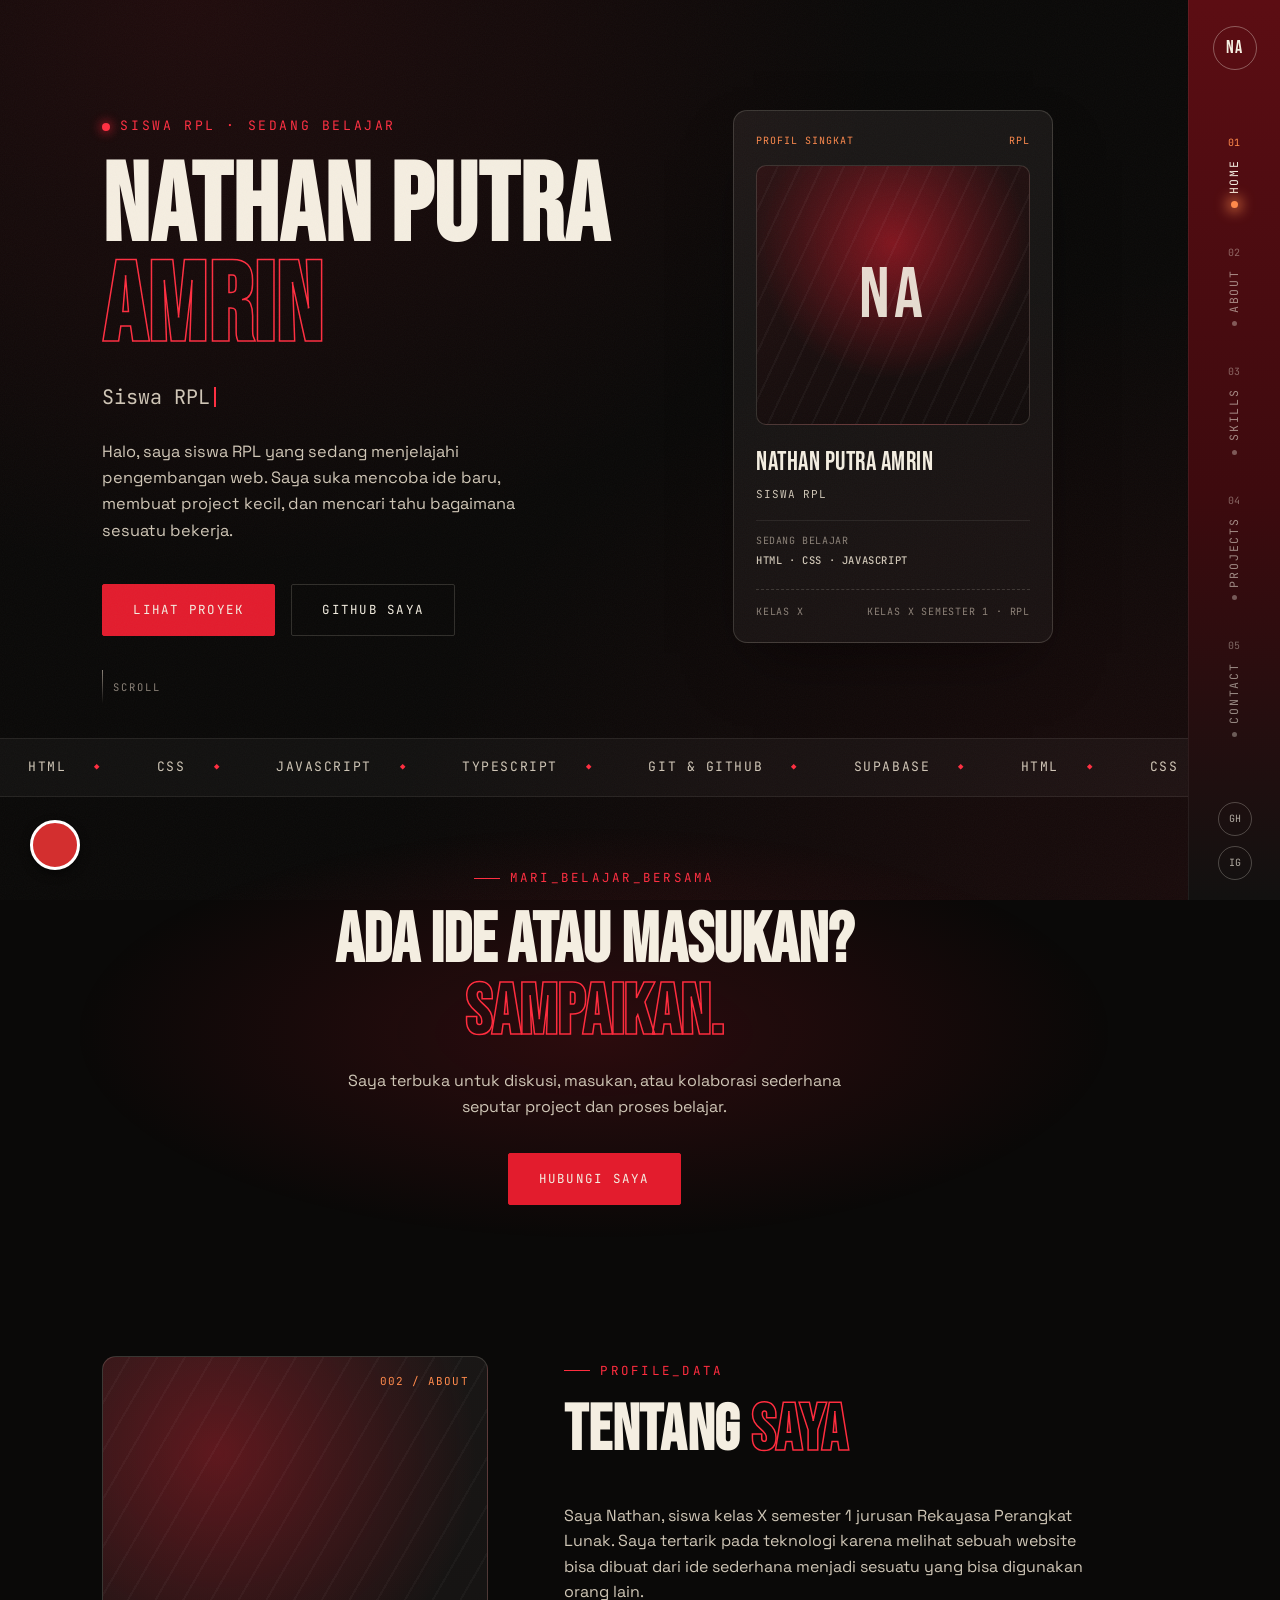
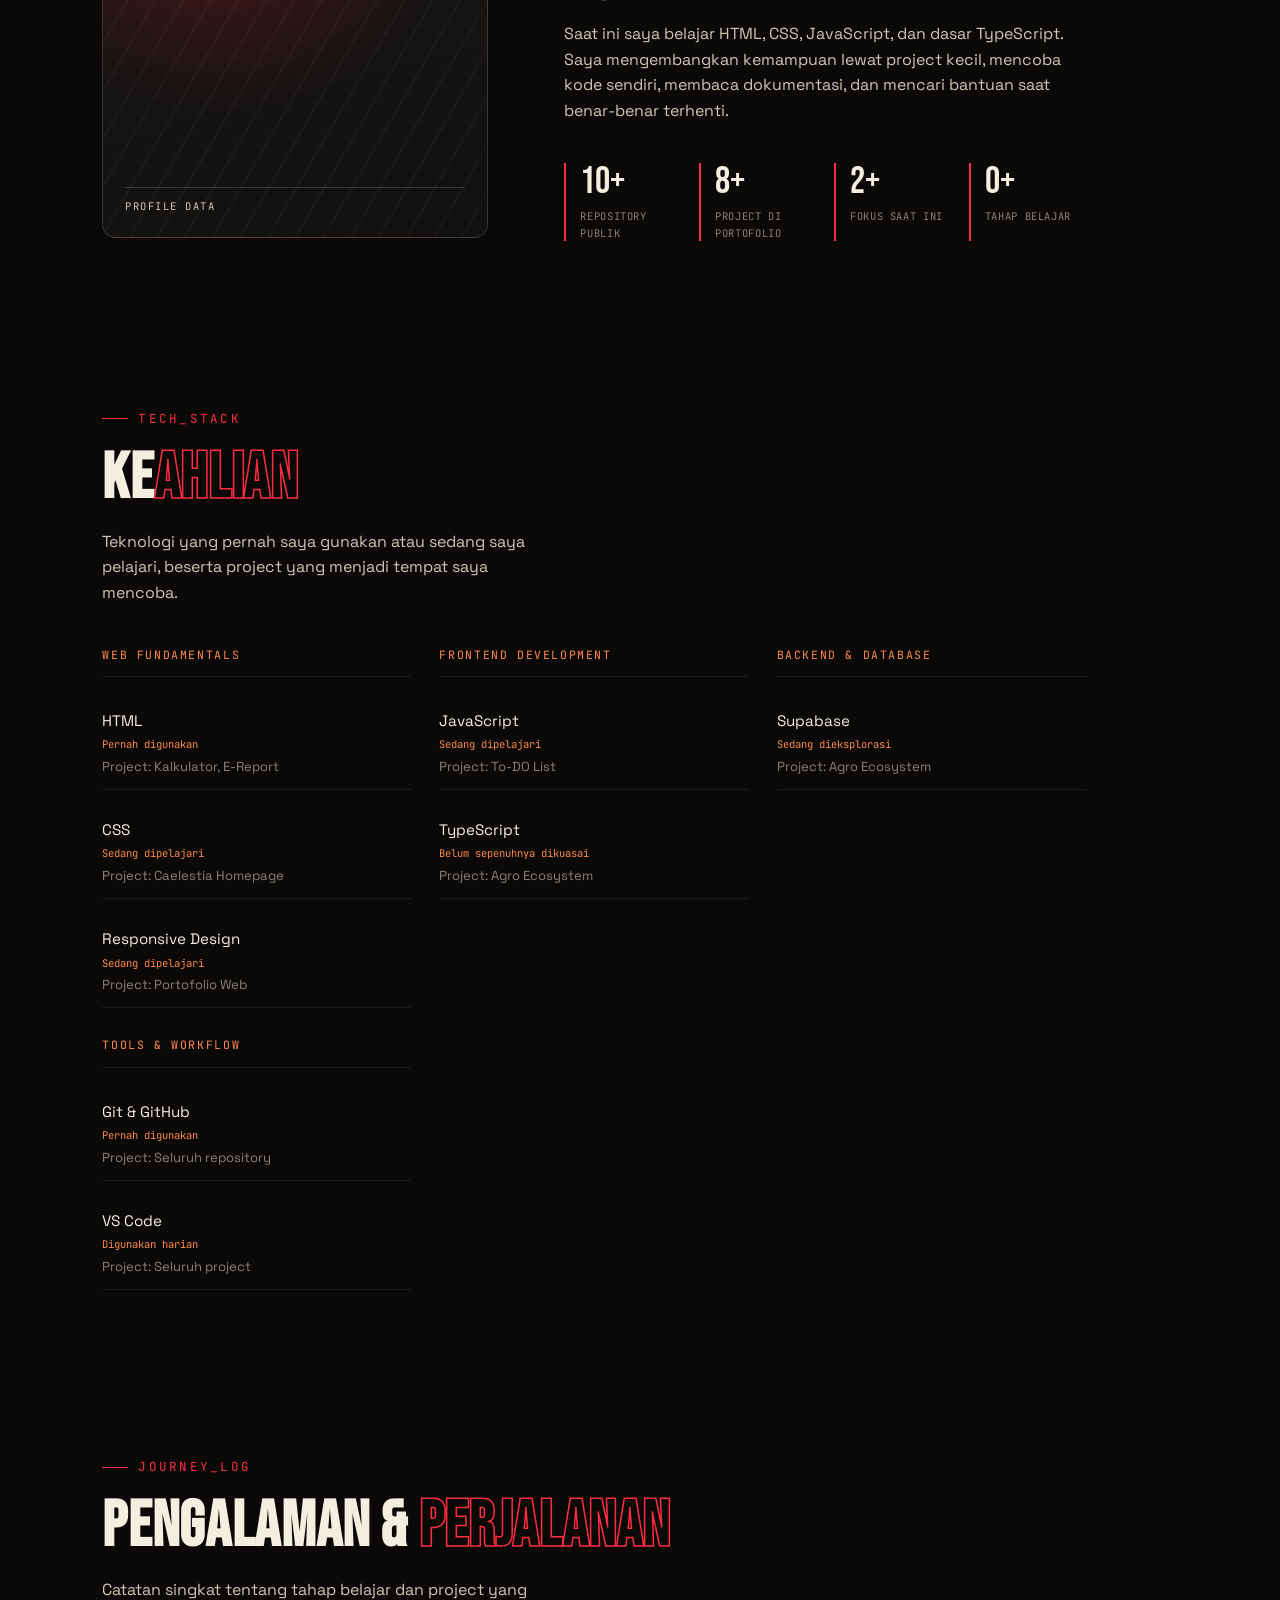
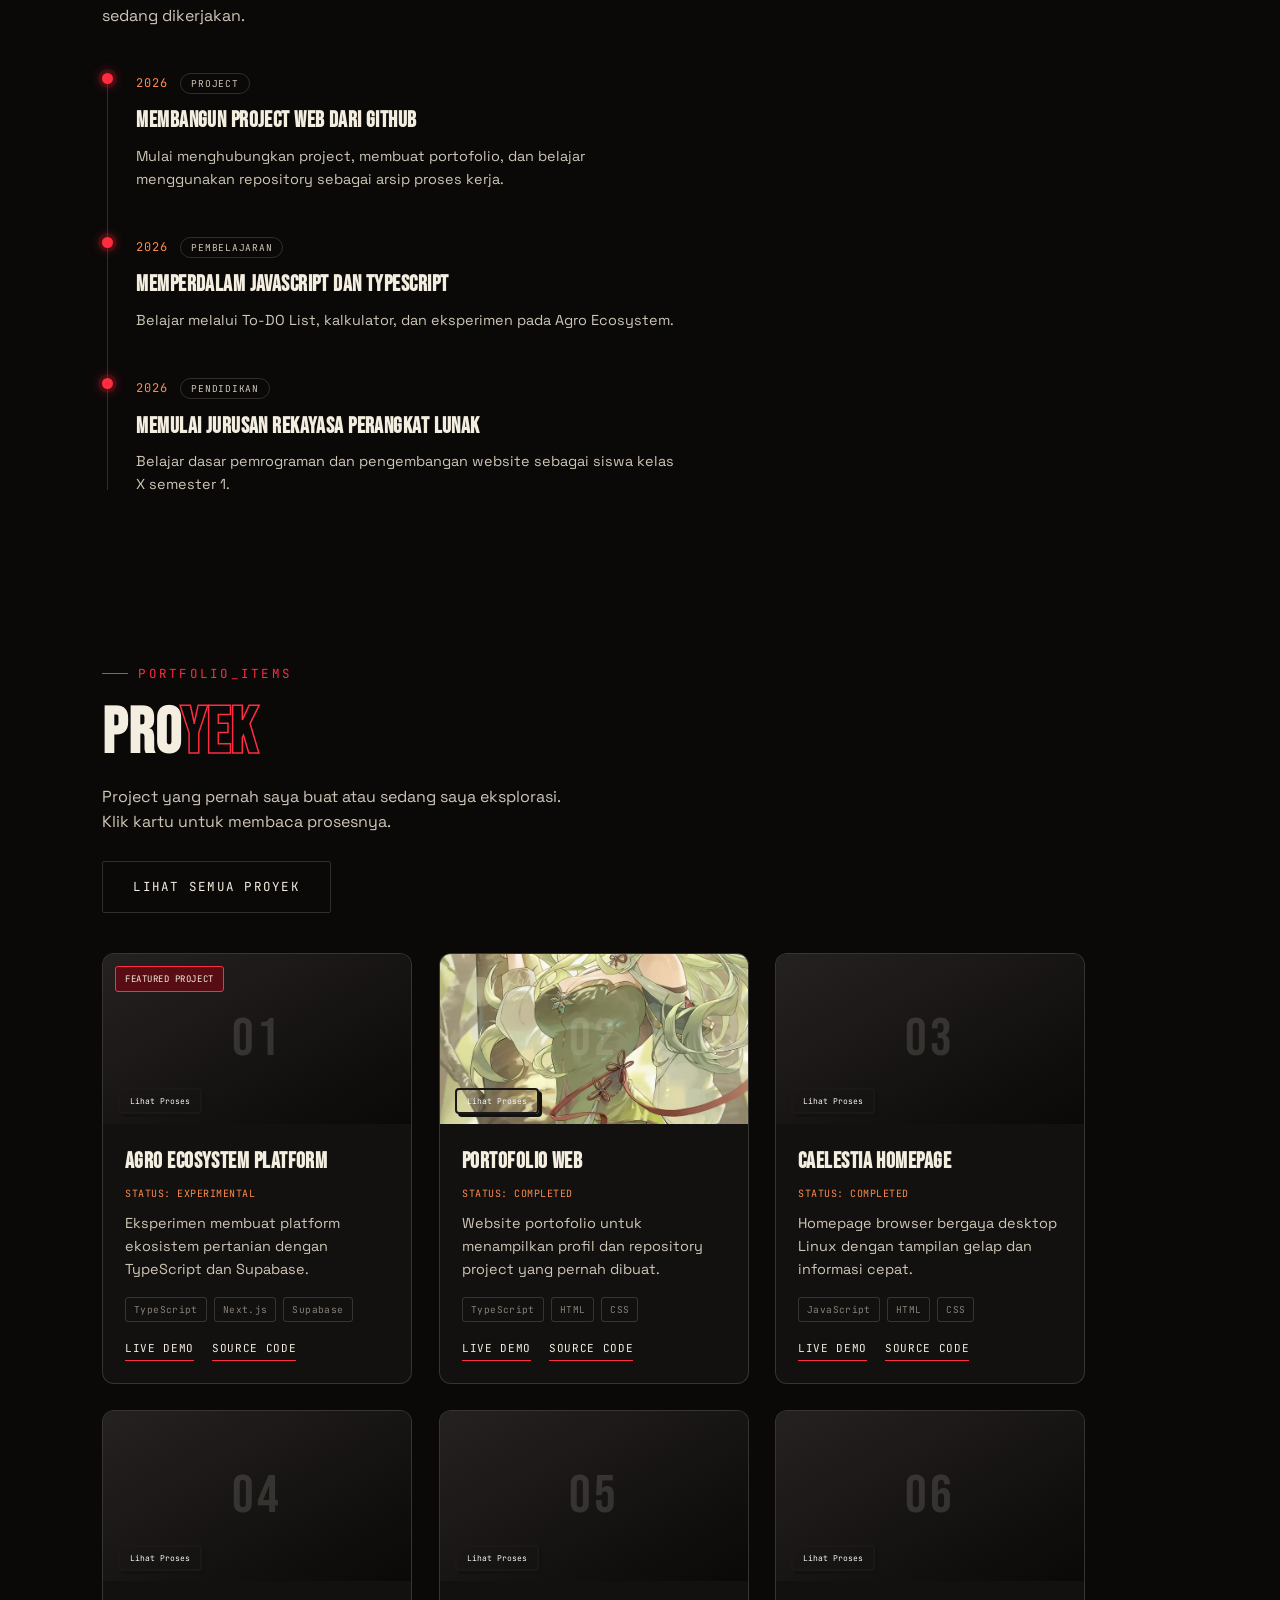
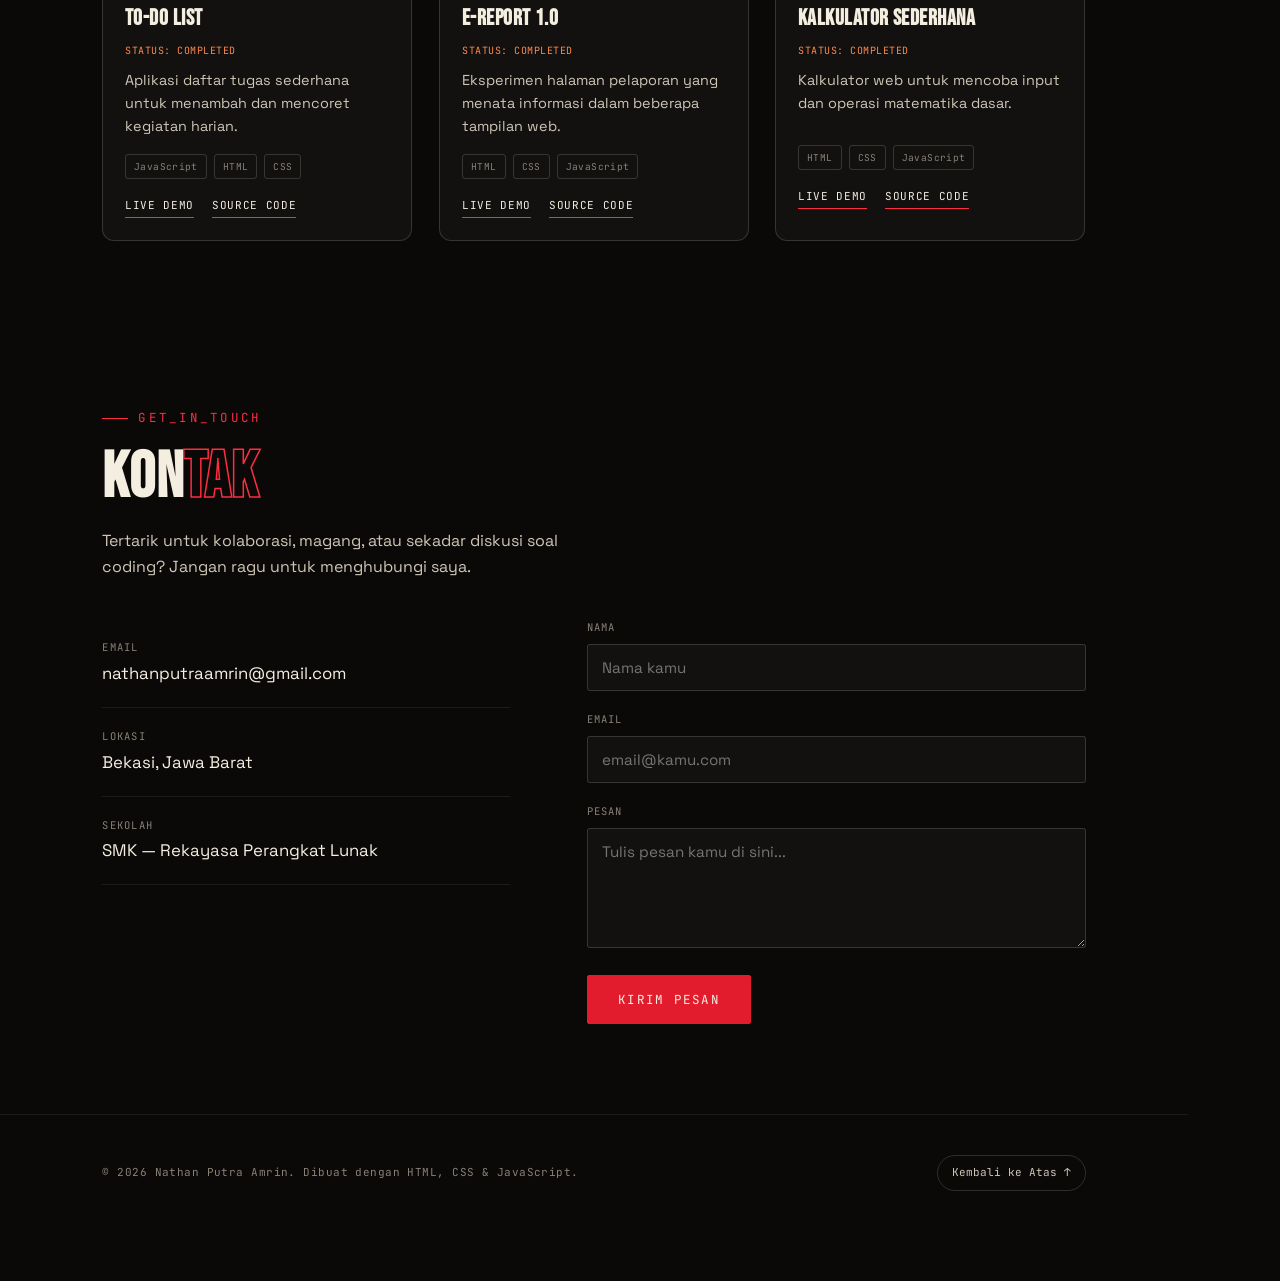
<file: index.html>
<!DOCTYPE html>
<html lang="id">
<head>
<meta charset="UTF-8">
<meta name="viewport" content="width=device-width, initial-scale=1.0">
<meta name="theme-color" content="#0a0908">
<title>Nathan Putra Amrin — Portofolio</title>
<meta name="description" content="Portofolio pribadi siswa Rekayasa Perangkat Lunak — proyek, keahlian, dan kontak.">
<link rel="preconnect" href="https://fonts.googleapis.com">
<link rel="preconnect" href="https://fonts.gstatic.com" crossorigin>
<link href="https://fonts.googleapis.com/css2?family=Bebas+Neue&family=Space+Grotesk:wght@300;400;500;600;700&family=JetBrains+Mono:wght@400;500;600;700&display=swap" rel="stylesheet">
<link rel="stylesheet" href="assets/style.css">
</head>
<body>

<div class="preloader" id="preloader">
  <div class="preloader-mark">NA<span>.</span>DEV</div>
  <div class="preloader-bar"><i></i></div>
</div>

<div class="grain"></div>
<div class="ember-layer" id="emberLayer"></div>

<!-- ============================================================
     SIDE NAV — Menu navigasi samping
     ============================================================ -->
<nav class="side-nav" id="sideNav" aria-label="Navigasi utama">
  <div class="nav-mark" id="navMark">NA</div>
  <ul class="nav-list">
    <li><a href="#home" class="nav-link active" data-sec="home"><span class="idx">01</span><span class="label">Home</span><span class="dot"></span></a></li>
    <li><a href="#about" class="nav-link" data-sec="about"><span class="idx">02</span><span class="label">About</span><span class="dot"></span></a></li>
    <li><a href="#skills" class="nav-link" data-sec="skills"><span class="idx">03</span><span class="label">Skills</span><span class="dot"></span></a></li>
    <li><a href="#projects" class="nav-link" data-sec="projects"><span class="idx">04</span><span class="label">Projects</span><span class="dot"></span></a></li>
    <li><a href="#contact" class="nav-link" data-sec="contact"><span class="idx">05</span><span class="label">Contact</span><span class="dot"></span></a></li>
  </ul>
  <div class="nav-social">
    <a id="navGithub" href="https://github.com/Nathan10-pro" target="_blank" rel="noopener" aria-label="GitHub">GH</a>
    <a id="navInstagram" href="https://www.instagram.com/nathan.mymy/" target="_blank" rel="noopener" aria-label="Instagram">IG</a>
  </div>
</nav>

<main>

  <!-- ============================================================
       HERO — Area utama & Tampilan Profil
       ============================================================ -->
  <section class="hero" id="home">
    <!-- Elemen Visual Tema OP TCG -->
    <div class="hero-brush"></div>
    <div class="comic-text top-right">STARTING TODAY...</div>

    <div class="hero-grid">
      <div>
        <p class="hero-eyebrow" id="heroEyebrow">Siswa RPL · Sedang Belajar</p>
        <h1 class="hero-name" id="heroName">NATHAN<br><span class="stroke">PUTRA AMRIN</span></h1>
        <p class="hero-role"><span id="typedRole">Siswa RPL</span><span class="cursor"></span></p>
        <p class="hero-desc" id="heroDesc">Saya sedang menjelajahi pengembangan web lewat project kecil, eksperimen, dan proses belajar yang terus berjalan.</p>
        <div class="hero-cta">
          <a href="#projects" class="btn btn-primary"><span class="shine"></span>Lihat Proyek</a>
          <a href="#" id="cvBtn" class="btn btn-ghost"><span class="shine"></span>Unduh CV</a>
        </div>
      </div>

      <div class="hero-card-wrap">
        <div class="hero-card tilt" id="heroCard">
          <div class="card-tag"><span>Profil Singkat</span><span>RPL</span></div>
          <div class="card-avatar"><span class="initials" id="cardInitials">NA</span></div>
          <div class="card-name" id="cardName">Nathan Putra Amrin</div>
          <div class="card-role" id="cardRole">Front-End Developer</div>
          <div class="card-learning">
            <span>Sedang belajar</span>
            <strong>HTML · CSS · JavaScript</strong>
          </div>
          <div class="card-footer"><span id="cardLevel">Kelas X</span><span id="cardKelas">Semester 1 · RPL</span></div>
        </div>
      </div>
    </div>

    <!-- Elemen Teks Komik Bawah Hero -->
    <div class="comic-text bottom-left">WE'RE BROTHERS!!</div>
    <div class="scroll-cue"><span class="line"></span>Scroll</div>
  </section>

  <!-- Tech Ticker -->
  <div class="ticker" aria-hidden="true">
    <div class="ticker-track" id="tickerTrack">
    </div>
  </div>

  <!-- ============================================================
       CTA BANNER
       ============================================================ -->
  <section class="cta-banner">
    <div class="cta-inner reveal">
      <p class="section-label" style="justify-content:center;">Mari_Belajar_Bersama</p>
      <h2 class="cta-title">Ada Ide atau Masukan? <em>Sampaikan.</em></h2>
      <p class="cta-sub">Saya terbuka untuk diskusi, masukan, atau kolaborasi sederhana seputar project dan proses belajar.</p>
      <div class="hero-cta">
        <a href="#contact" class="btn btn-primary"><span class="shine"></span>Hubungi Saya</a>
      </div>
    </div>
  </section>

  <!-- ============================================================
       ABOUT
       ============================================================ -->
  <section id="about">
    <div class="about-grid">
      <div class="about-portrait reveal">
        <span class="big-mono">002 / ABOUT</span>
        <div class="frame-label">Profile Data</div>
      </div>
      <div>
        <div class="section-head reveal">
          <p class="section-label">Profile_Data</p>
          <h2 class="section-title">Tentang <em>Saya</em></h2>
        </div>
        <div class="about-text reveal reveal-delay-1">
          <p id="aboutP1">Memuat...</p>
          <p id="aboutP2"></p>
        </div>
        <div class="stats-grid" id="statsGrid"></div>
      </div>
    </div>
  </section>

  <!-- ============================================================
       SKILLS
       ============================================================ -->
  <section id="skills">
    <div class="section-head reveal">
      <p class="section-label">Tech_Stack</p>
      <h2 class="section-title">Ke<em>ahlian</em></h2>
      <p class="section-sub">Teknologi yang pernah saya gunakan atau sedang saya pelajari, beserta project yang menjadi tempat saya mencoba.</p>
    </div>
    <div class="skills-groups" id="skillsGroups"></div>
  </section>

  <!-- ============================================================
       TIMELINE — Pengalaman & Perjalanan
       ============================================================ -->
  <section id="timeline">
    <div class="section-head reveal">
      <p class="section-label">Journey_Log</p>
      <h2 class="section-title">Pengalaman &amp; <em>Perjalanan</em></h2>
      <p class="section-sub">Catatan singkat tentang tahap belajar dan project yang sedang dikerjakan.</p>
    </div>
    <div class="timeline-wrap" id="timelineList"></div>
  </section>

  <!-- ============================================================
       PROJECTS
       ============================================================ -->
  <section id="projects">
    <div class="section-head reveal">
      <p class="section-label">Portfolio_Items</p>
      <h2 class="section-title">Pro<em>yek</em></h2>
      <p class="section-sub">Project yang pernah saya buat atau sedang saya eksplorasi. Klik kartu untuk membaca prosesnya.</p>
      <a href="proyek.html" class="btn btn-ghost" style="margin-top:26px;"><span class="shine"></span>Lihat Semua Proyek</a>
    </div>

    <div class="project-grid" id="projectGrid"></div>
  </section>

  <!-- ============================================================
       PROJECT DETAIL MODAL
       ============================================================ -->
  <div class="modal-overlay" id="projectModal" aria-hidden="true">
    <div class="modal-box" role="dialog" aria-modal="true" aria-labelledby="modalTitle">
      <button class="modal-close" id="modalClose" aria-label="Tutup">✕</button>
      <div class="modal-banner">
        <p class="modal-eyebrow">Project Introduction</p>
        <h3 class="modal-heading">Detail Proyek</h3>
      </div>
      <div class="modal-body">
        <div class="modal-thumbs" id="modalThumbs"></div>
        <div class="modal-display" id="modalDisplay">
          <span class="glyph" id="modalGlyph"></span>
          <button class="modal-zoom" id="modalZoom" aria-label="Perbesar">🔍</button>
        </div>
        <div class="modal-info">
          <p class="m-category" id="modalCategory">Web Application</p>
          <h4 class="m-title" id="modalTitle"></h4>
          <p class="m-desc" id="modalDesc"></p>
          <div class="project-tags" id="modalTags"></div>
          <div class="project-links" id="modalLinks"></div>
        </div>
      </div>
      <div class="modal-combos">
        <p class="combos-label">Fitur Utama</p>
        <div class="combo-grid" id="modalCombos"></div>
      </div>
      <div class="modal-nav">
        <button class="nav-arrow" id="modalPrev" aria-label="Proyek sebelumnya">‹</button>
        <span class="nav-counter" id="modalCounter">1 / 6</span>
        <button class="nav-arrow" id="modalNext" aria-label="Proyek berikutnya">›</button>
      </div>
    </div>
  </div>

  <!-- ============================================================
       CONTACT
       ============================================================ -->
  <section id="contact">
    <div class="section-head reveal">
      <p class="section-label">Get_In_Touch</p>
      <h2 class="section-title">Kon<em>tak</em></h2>
      <p class="section-sub">Tertarik untuk kolaborasi, magang, atau sekadar diskusi soal coding? Jangan ragu untuk menghubungi saya.</p>
    </div>

    <div class="contact-grid">
      <div class="reveal reveal-delay-1">
        <div class="contact-info-item">
          <span class="k">Email</span>
          <a class="v" id="contactEmail" href="#"></a>
        </div>
        <div class="contact-info-item">
          <span class="k">WhatsApp</span>
          <a class="v" id="contactWhatsapp" href="#" target="_blank" rel="noopener"></a>
        </div>
        <div class="contact-info-item">
          <span class="k">Lokasi</span>
          <span class="v" id="contactLocation"></span>
        </div>
        <div class="contact-info-item">
          <span class="k">Sekolah</span>
          <span class="v" id="contactSchool"></span>
        </div>
      </div>

      <form class="reveal reveal-delay-2" id="contactForm">
        <div class="form-row">
          <label for="fname">Nama</label>
          <input type="text" id="fname" name="name" placeholder="Nama kamu" required>
        </div>
        <div class="form-row">
          <label for="femail">Email</label>
          <input type="email" id="femail" name="email" placeholder="email@kamu.com" required>
        </div>
        <div class="form-row">
          <label for="fmsg">Pesan</label>
          <textarea id="fmsg" name="message" placeholder="Tulis pesan kamu di sini..." required></textarea>
        </div>
        <button type="submit" class="btn btn-primary"><span class="shine"></span>Kirim Pesan</button>
        <p id="formNote" class="form-note" aria-live="polite"></p>
      </form>
    </div>
  </section>

  <footer>
    <p>© <span id="year"></span> <span id="footerName">Nathan Putra Amrin</span>. Dibuat dengan HTML, CSS &amp; JavaScript.</p>
    <a href="#home" class="footer-top">Kembali ke Atas ↑</a>
  </footer>

</main>

<!-- ============================================================
     TOMBOL SWITCH TEMA (Letak di Luar <main>, Sebelum Script)
     ============================================================ -->
<button class="theme-switch-btn" id="themeSwitchBtn" title="Ganti Tema"></button>

<!-- ============================================================
     SCRIPT JAVASCRIPT
     ============================================================ -->
<script src="assets/site-data.js"></script>
<script src="assets/projects-ui.js"></script>
<script src="assets/main.js"></script>
</body>
</html>
</file>
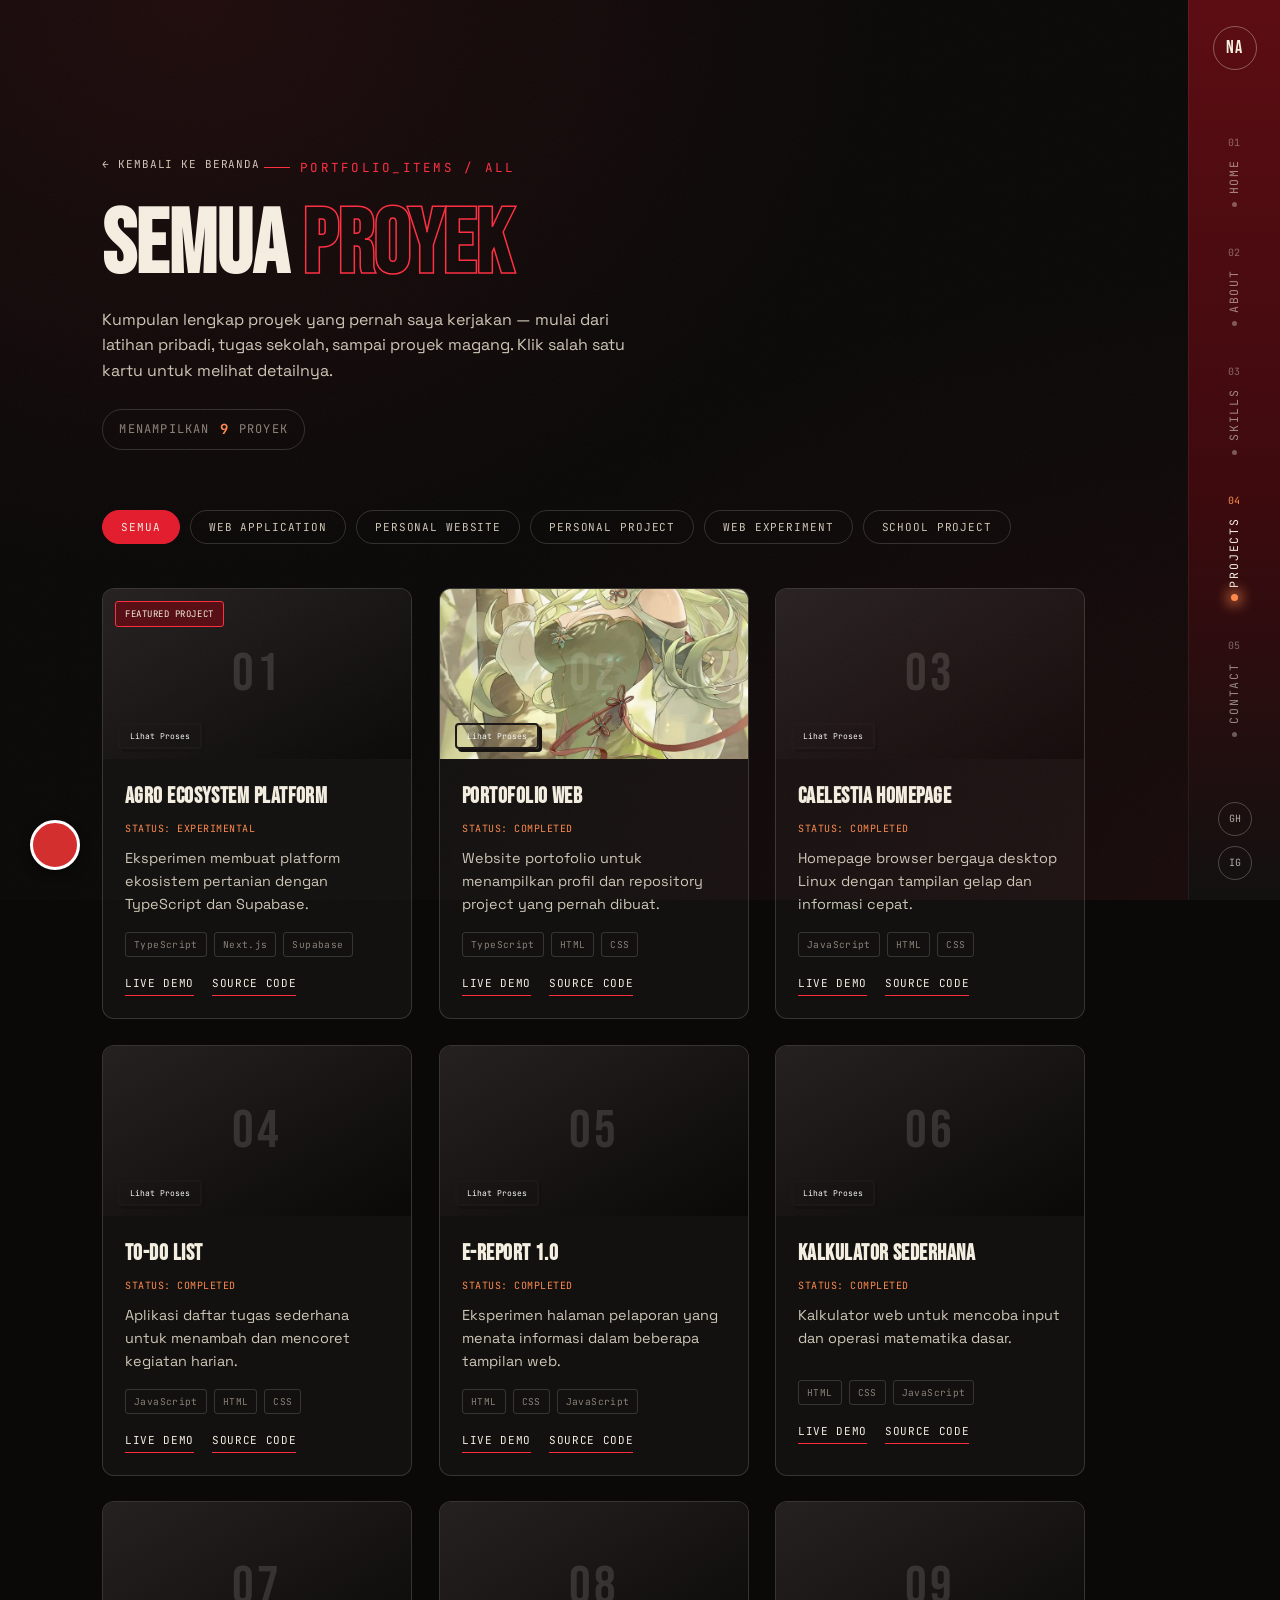
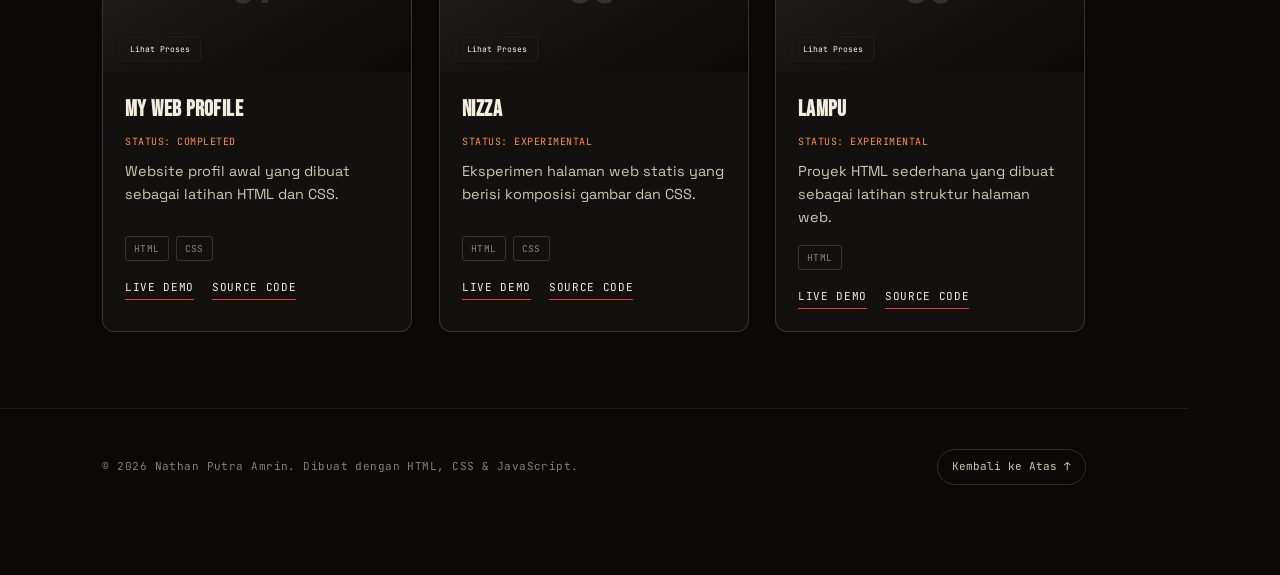
<file: proyek.html>
<!DOCTYPE html>
<html lang="id">
<head>
<meta charset="UTF-8">
<meta name="viewport" content="width=device-width, initial-scale=1.0">
<meta name="theme-color" content="#0a0908">
<title>Semua Proyek — Nathan Putra Amrin</title>
<meta name="description" content="Daftar lengkap seluruh proyek yang telah dibuat.">
<link rel="preconnect" href="https://fonts.googleapis.com">
<link rel="preconnect" href="https://fonts.gstatic.com" crossorigin>
<link href="https://fonts.googleapis.com/css2?family=Bebas+Neue&family=Space+Grotesk:wght@300;400;500;600;700&family=JetBrains+Mono:wght@400;500;600;700&display=swap" rel="stylesheet">
<link rel="stylesheet" href="assets/style.css">
</head>
<body id="top">

<div class="preloader" id="preloader">
  <div class="preloader-mark">NA<span>.</span>DEV</div>
  <div class="preloader-bar"><i></i></div>
</div>

<div class="grain"></div>

<!-- ============================================================
     SIDE NAV — sama seperti beranda; item "Projects" aktif di sini
     ============================================================ -->
<nav class="side-nav" id="sideNav" aria-label="Navigasi utama">
  <div class="nav-mark" id="navMark">NA</div>
  <ul class="nav-list">
    <li><a href="index.html#home" class="nav-link" data-sec="home"><span class="idx">01</span><span class="label">Home</span><span class="dot"></span></a></li>
    <li><a href="index.html#about" class="nav-link" data-sec="about"><span class="idx">02</span><span class="label">About</span><span class="dot"></span></a></li>
    <li><a href="index.html#skills" class="nav-link" data-sec="skills"><span class="idx">03</span><span class="label">Skills</span><span class="dot"></span></a></li>
    <li><a href="proyek.html" class="nav-link active" data-sec="projects"><span class="idx">04</span><span class="label">Projects</span><span class="dot"></span></a></li>
    <li><a href="index.html#contact" class="nav-link" data-sec="contact"><span class="idx">05</span><span class="label">Contact</span><span class="dot"></span></a></li>
  </ul>
  <div class="nav-social">
    <a id="navGithub" href="https://github.com/Nathan10-pro" target="_blank" rel="noopener" aria-label="GitHub">GH</a>
    <a id="navInstagram" href="https://www.instagram.com/nathan.mymy/" target="_blank" rel="noopener" aria-label="Instagram">IG</a>
  </div>
</nav>

<main>

  <section class="page-hero">
    <a href="index.html" class="back-home-link reveal">← Kembali ke Beranda</a>
    <p class="section-label">Portfolio_Items / All</p>
    <h1 class="page-hero-title reveal">Semua <em>Proyek</em></h1>
    <p class="page-hero-sub reveal reveal-delay-1">Kumpulan lengkap proyek yang pernah saya kerjakan — mulai dari latihan pribadi, tugas sekolah, sampai proyek magang. Klik salah satu kartu untuk melihat detailnya.</p>
    <span class="page-hero-count reveal reveal-delay-2" id="pageCount">Menampilkan <b>0</b> proyek</span>
  </section>

  <section style="padding-top:0;">
    <div class="filter-row reveal" id="filterRow"></div>
    <div class="project-grid" id="allProjectsGrid"></div>
  </section>

  <!-- ============================================================
       PROJECT DETAIL MODAL — sama seperti di beranda
       ============================================================ -->
  <div class="modal-overlay" id="projectModal" aria-hidden="true">
    <div class="modal-box" role="dialog" aria-modal="true" aria-labelledby="modalTitle">
      <button class="modal-close" id="modalClose" aria-label="Tutup">✕</button>
      <div class="modal-banner">
        <p class="modal-eyebrow">Project Introduction</p>
        <h3 class="modal-heading">Detail Proyek</h3>
      </div>
      <div class="modal-body">
        <div class="modal-thumbs" id="modalThumbs"></div>
        <div class="modal-display" id="modalDisplay">
          <span class="glyph" id="modalGlyph"></span>
          <button class="modal-zoom" id="modalZoom" aria-label="Perbesar">🔍</button>
        </div>
        <div class="modal-info">
          <p class="m-category" id="modalCategory">Web Application</p>
          <h4 class="m-title" id="modalTitle"></h4>
          <p class="m-desc" id="modalDesc"></p>
          <div class="project-tags" id="modalTags"></div>
          <div class="project-links" id="modalLinks"></div>
        </div>
      </div>
      <div class="modal-combos">
        <p class="combos-label">Fitur Utama</p>
        <div class="combo-grid" id="modalCombos"></div>
      </div>
      <div class="modal-nav">
        <button class="nav-arrow" id="modalPrev" aria-label="Proyek sebelumnya">‹</button>
        <span class="nav-counter" id="modalCounter">1 / 6</span>
        <button class="nav-arrow" id="modalNext" aria-label="Proyek berikutnya">›</button>
      </div>
    </div>
  </div>

  <footer>
    <p>© <span id="year"></span> <span id="footerName">Nathan Putra Amrin</span>. Dibuat dengan HTML, CSS &amp; JavaScript.</p>
    <a href="#top" class="footer-top">Kembali ke Atas ↑</a>
  </footer>

</main>

<!-- Tombol Ganti Tema -->
<button class="theme-switch-btn" id="themeSwitchBtn" title="Ganti Tema"></button>

<script src="assets/site-data.js"></script>
<script src="assets/projects-ui.js"></script>
<script src="assets/proyek.js"></script>
</body>
</html>
</file>
<file: assets/style.css>
/* ==========================================================================
   1. RESET & TOKENS
   ========================================================================== */
* { margin: 0; padding: 0; box-sizing: border-box; }

:root{
  --black:        #0a0908;
  --black-soft:   #121110;
  --charcoal:     #1b1817;
  --charcoal-2:   #252120;
  --red:          rgb(227, 28, 45);
  --red-bright:   #ff2d3f;
  --red-deep:     #5c0d13;
  --red-glow:     rgba(225,28,46,0.45);
  --ember:        #ff8a4c;
  --cream:        #f4eee1;
  --cream-dim:    #cfc6b6;
  --muted:        #8a8177;
  --line:         rgba(244,238,225,0.08);
  --line-strong:  rgba(244,238,225,0.16);

  --font-display: 'Bebas Neue', sans-serif;
  --font-body:    'Space Grotesk', sans-serif;
  --font-mono:    'JetBrains Mono', monospace;

  --nav-w: 92px;
  --ease: cubic-bezier(.16,.84,.44,1);
}

html{ scroll-behavior: smooth; color-scheme: dark; }

body{
  background: var(--black);
  color: var(--cream);
  font-family: var(--font-body);
  font-weight: 400;
  line-height: 1.6;
  overflow-x: hidden;
  -webkit-font-smoothing: antialiased;
}

img{ max-width: 100%; display: block; }
a{ color: inherit; text-decoration: none; }
ul{ list-style: none; }
button{ font-family: inherit; cursor: pointer; }
input, textarea{ font-family: inherit; }

::selection{ background: var(--red); color: var(--black); }

::-webkit-scrollbar{ width: 9px; }
::-webkit-scrollbar-track{ background: var(--black-soft); }
::-webkit-scrollbar-thumb{ background: var(--red-deep); border-radius: 5px; }
::-webkit-scrollbar-thumb:hover{ background: var(--red); }

:focus-visible{ outline: 2px solid var(--red-bright); outline-offset: 3px; }

/* Subtle grain + vignette atmosphere */
body::before{
  content: "";
  position: fixed; inset: 0;
  pointer-events: none;
  z-index: 2;
  background:
    radial-gradient(ellipse at 15% 0%, rgba(225,28,46,0.10), transparent 45%),
    radial-gradient(ellipse at 100% 100%, rgba(225,28,46,0.08), transparent 50%);
  mix-blend-mode: screen;
}

.grain{
  position: fixed; inset: 0;
  pointer-events: none;
  z-index: 3;
  opacity: 0.035;
  background-image: url("data:image/svg+xml,%3Csvg xmlns='http://www.w3.org/2000/svg' width='120' height='120'%3E%3Cfilter id='n'%3E%3CfeTurbulence type='fractalNoise' baseFrequency='0.9' numOctaves='2' stitchTiles='stitch'/%3E%3C/filter%3E%3Crect width='100%25' height='100%25' filter='url(%23n)'/%3E%3C/svg%3E");
}

/* ==========================================================================
   2. LAYOUT SHELL
   ========================================================================== */
main{ margin-right: var(--nav-w); position: relative; z-index: 1; }

section{ padding: 84px 8vw 76px; position: relative; }

.section-head{ margin-bottom: 40px; max-width: 640px; }

.section-label{
  display: inline-flex; align-items: center; gap: 10px;
  font-family: var(--font-mono);
  font-size: 12.5px;
  letter-spacing: 0.18em;
  color: var(--red-bright);
  text-transform: uppercase;
  margin-bottom: 18px;
}
.section-label::before{
  content: "";
  width: 26px; height: 1px;
  background: var(--red-bright);
}

.section-title{
  font-family: var(--font-display);
  font-size: clamp(2.4rem, 5vw, 4.2rem);
  letter-spacing: 0.01em;
  line-height: 1;
  text-transform: uppercase;
  color: var(--cream);
}
.section-title em{
  font-style: normal;
  color: transparent;
  -webkit-text-stroke: 1.5px var(--red-bright);
}

.section-sub{
  margin-top: 18px;
  color: var(--cream-dim);
  font-size: 1rem;
  max-width: 46ch;
}

/* Reveal-on-scroll */
.reveal{
  opacity: 0;
  transform: translateY(28px);
  transition: opacity .8s var(--ease), transform .8s var(--ease);
}
.reveal.in-view{ opacity: 1; transform: translateY(0); }
.reveal-delay-1{ transition-delay: .08s; }
.reveal-delay-2{ transition-delay: .16s; }
.reveal-delay-3{ transition-delay: .24s; }
.reveal-delay-4{ transition-delay: .32s; }

/* ==========================================================================
   3. SIDE NAVIGATION (the red bar — replaces top navbar)
   ========================================================================== */
.side-nav{
  position: fixed;
  top: 0; right: 0;
  width: var(--nav-w);
  height: 100vh;
  z-index: 100;
  background: linear-gradient(180deg, var(--red-deep) 0%, #3d0a0e 55%, var(--black-soft) 100%);
  border-left: 1px solid rgba(255,255,255,0.06);
  display: flex;
  flex-direction: column;
  align-items: center;
  justify-content: space-between;
  padding: 26px 0 20px;
}

.nav-mark{
  width: 44px; height: 44px;
  border: 1px solid rgba(244,238,225,0.35);
  border-radius: 50%;
  display: flex; align-items: center; justify-content: center;
  font-family: var(--font-display);
  font-size: 1.15rem;
  color: var(--cream);
  letter-spacing: 0.03em;
  flex-shrink: 0;
}

.nav-list{
  display: flex;
  flex-direction: column;
  align-items: center;
  gap: 38px;
  flex: 1;
  justify-content: center;
}

.nav-link{
  display: flex;
  flex-direction: column;
  align-items: center;
  gap: 8px;
  color: rgba(244,238,225,0.55);
  transition: color .3s var(--ease);
  position: relative;
}
.nav-link .idx{
  font-family: var(--font-mono);
  font-size: 10px;
  color: rgba(244,238,225,0.4);
  transition: color .3s var(--ease);
}
.nav-link .label{
  writing-mode: vertical-rl;
  text-orientation: mixed;
  transform: rotate(180deg);
  font-family: var(--font-mono);
  font-size: 11.5px;
  letter-spacing: 0.16em;
  text-transform: uppercase;
}
.nav-link .dot{
  width: 5px; height: 5px; border-radius: 50%;
  background: rgba(244,238,225,0.35);
  transition: all .3s var(--ease);
}
.nav-link:hover{ color: var(--cream); }
.nav-link:hover .idx{ color: var(--cream); }
.nav-link.active{ color: var(--cream); }
.nav-link.active .idx{ color: var(--ember); }
.nav-link.active .dot{
  background: var(--ember);
  box-shadow: 0 0 10px 2px var(--ember);
  transform: scale(1.4);
}

.nav-social{
  display: flex;
  flex-direction: column;
  gap: 10px;
  flex-shrink: 0;
}
.nav-social a{
  width: 34px; height: 34px;
  border: 1px solid rgba(244,238,225,0.25);
  border-radius: 50%;
  display: flex; align-items: center; justify-content: center;
  font-family: var(--font-mono);
  font-size: 10px;
  color: rgba(244,238,225,0.7);
  transition: all .3s var(--ease);
}
.nav-social a:hover{
  border-color: var(--ember);
  color: var(--black);
  background: var(--ember);
  box-shadow: 0 0 16px 2px rgba(255,138,76,0.5);
  transform: translateY(-2px);
}

/* Mobile: bottom bar instead of vertical side bar (still not a TOP bar) */
@media (max-width: 860px){
  .side-nav{
    top: auto; bottom: 0; right: 0; left: 0;
    width: 100%; height: 68px;
    flex-direction: row;
    padding: 0 4vw;
    border-left: none;
    border-top: 1px solid rgba(255,255,255,0.08);
    background: linear-gradient(90deg, #3d0a0e 0%, var(--red-deep) 100%);
  }
  .nav-mark, .nav-social{ display: none; }
  .nav-list{ flex-direction: row; gap: 0; width: 100%; justify-content: space-between; }
  .nav-link .label{ writing-mode: horizontal-tb; transform: none; font-size: 9.5px; }
  main{ margin-right: 0; margin-bottom: 68px; }
}

/* ==========================================================================
   4. HERO
   ========================================================================== */
.hero{
  min-height: 82vh;
  display: flex;
  align-items: center;
  padding-top: 90px;
  overflow: hidden;
}

.ember-layer{
  position: absolute; inset: 0;
  pointer-events: none;
  overflow: hidden;
  z-index: 0;
}
.ember{
  position: absolute;
  bottom: -10px;
  width: 4px; height: 4px;
  border-radius: 50%;
  background: var(--ember);
  box-shadow: 0 0 8px 2px rgba(255,138,76,0.7);
  animation: rise linear forwards;
  opacity: 0;
}
@keyframes rise{
  0%   { transform: translateY(0) translateX(0); opacity: 0; }
  10%  { opacity: 0.9; }
  100% { transform: translateY(-100vh) translateX(var(--drift, 30px)); opacity: 0; }
}

.hero-grid{
  display: grid;
  grid-template-columns: 1.15fr 0.85fr;
  gap: 6vw;
  align-items: center;
  width: 100%;
  position: relative;
  z-index: 1;
}

.hero-eyebrow{
  font-family: var(--font-mono);
  font-size: 13px;
  letter-spacing: 0.2em;
  color: var(--red-bright);
  text-transform: uppercase;
  margin-bottom: 22px;
  display: flex; align-items: center; gap: 10px;
}
.hero-eyebrow::before{
  content: "";
  width: 8px; height: 8px;
  background: var(--red-bright);
  border-radius: 50%;
  box-shadow: 0 0 10px 3px var(--red-glow);
  animation: pulse-dot 1.8s ease-in-out infinite;
}
@keyframes pulse-dot{
  0%,100%{ opacity: 1; transform: scale(1); }
  50%{ opacity: .4; transform: scale(0.7); }
}

.hero-name{
  font-family: var(--font-display);
  font-size: clamp(3.2rem, 8.5vw, 7.2rem);
  line-height: 0.92;
  text-transform: uppercase;
  color: var(--cream);
  letter-spacing: 0.01em;
}
.hero-name .stroke{
  color: transparent;
  -webkit-text-stroke: 1.5px var(--red-bright);
}

.hero-role{
  margin-top: 22px;
  font-family: var(--font-mono);
  font-size: clamp(1rem, 1.6vw, 1.25rem);
  color: var(--cream-dim);
  height: 1.6em;
}
.hero-role .cursor{
  display: inline-block;
  width: 2px; height: 1em;
  background: var(--red-bright);
  margin-left: 4px;
  vertical-align: -0.15em;
  animation: blink 1s step-end infinite;
}
@keyframes blink{ 50%{ opacity: 0; } }

.hero-desc{
  margin-top: 26px;
  max-width: 46ch;
  color: var(--cream-dim);
  font-size: 1.02rem;
}

.hero-cta{
  margin-top: 40px;
  display: flex;
  gap: 16px;
  flex-wrap: wrap;
}

.btn{
  position: relative;
  overflow: hidden;
  display: inline-flex;
  align-items: center;
  gap: 10px;
  padding: 15px 30px;
  font-family: var(--font-mono);
  font-size: 12.5px;
  letter-spacing: 0.1em;
  text-transform: uppercase;
  border-radius: 2px;
  transition: transform .3s var(--ease), box-shadow .3s var(--ease);
}
.btn-primary{
  background: var(--red);
  color: var(--cream);
  border: 1px solid var(--red);
}
.btn-primary:hover{
  transform: translateY(-3px);
  box-shadow: 0 12px 30px -8px var(--red-glow);
}
.btn-ghost{
  background: transparent;
  color: var(--cream);
  border: 1px solid var(--line-strong);
}
.btn-ghost:hover{
  border-color: var(--red-bright);
  color: var(--red-bright);
  transform: translateY(-3px);
}
.btn span.shine{
  position: absolute; top: 0; left: -60%;
  width: 40%; height: 100%;
  background: linear-gradient(115deg, transparent, rgba(255,255,255,0.35), transparent);
  transform: skewX(-20deg);
  transition: left .6s ease;
}
.btn:hover span.shine{ left: 130%; }

/* Hero character card */
.hero-card-wrap{ perspective: 1200px; display: flex; justify-content: center; }
.hero-card{
  width: min(320px, 100%);
  background: linear-gradient(155deg, var(--charcoal) 0%, var(--black-soft) 100%);
  border: 1px solid var(--line-strong);
  border-radius: 14px;
  padding: 22px;
  position: relative;
  transform-style: preserve-3d;
  transition: transform .12s ease-out;
  box-shadow: 0 30px 60px -20px rgba(0,0,0,0.7);
}
.hero-card::before{
  content: "";
  position: absolute; inset: 0;
  border-radius: 14px;
  background: radial-gradient(circle at var(--mx,50%) var(--my,50%), rgba(255,255,255,0.16), transparent 42%);
  opacity: 0;
  transition: opacity .3s ease;
  pointer-events: none;
}
.hero-card:hover::before{ opacity: 1; }

.card-tag{
  display: flex; justify-content: space-between; align-items: center;
  font-family: var(--font-mono);
  font-size: 10px;
  letter-spacing: 0.1em;
  color: var(--ember);
  text-transform: uppercase;
  margin-bottom: 16px;
}
.card-avatar{
  width: 100%;
  aspect-ratio: 1/0.95;
  border-radius: 10px;
  background:
    radial-gradient(circle at 50% 30%, rgba(225,28,46,0.5), transparent 60%),
    linear-gradient(160deg, #2a1213, #0d0b0a);
  border: 1px solid var(--line-strong);
  display: flex; align-items: center; justify-content: center;
  margin-bottom: 18px;
  position: relative;
  overflow: hidden;
}
.card-avatar .initials{
  font-family: var(--font-display);
  font-size: 4.5rem;
  color: var(--cream);
  opacity: 0.92;
  letter-spacing: 0.05em;
}
.card-avatar::after{
  content: "";
  position: absolute; inset: 0;
  background: repeating-linear-gradient(115deg, transparent 0 18px, rgba(255,255,255,0.035) 18px 20px);
}
.card-name{
  font-family: var(--font-display);
  font-size: 1.6rem;
  letter-spacing: 0.02em;
  color: var(--cream);
}
.card-role{
  font-family: var(--font-mono);
  font-size: 11px;
  color: var(--cream-dim);
  margin-top: 2px;
  margin-bottom: 16px;
  text-transform: uppercase;
  letter-spacing: 0.08em;
}
.card-footer{
  display: flex; justify-content: space-between; align-items: center;
  margin-top: 18px;
  padding-top: 14px;
  border-top: 1px dashed var(--line-strong);
  font-family: var(--font-mono);
  font-size: 10px;
  color: var(--muted);
  text-transform: uppercase;
  letter-spacing: 0.08em;
}

.card-learning{
  display: flex;
  flex-direction: column;
  gap: 4px;
  padding: 12px 0 2px;
  border-top: 1px solid var(--line);
  font-family: var(--font-mono);
  font-size: 10px;
  color: var(--muted);
  text-transform: uppercase;
  letter-spacing: 0.06em;
}
.card-learning strong{
  color: var(--cream-dim);
  font-size: 10.5px;
  font-weight: 500;
  line-height: 1.5;
}

.scroll-cue{
  position: absolute;
  left: 8vw; bottom: 34px;
  display: flex; align-items: center; gap: 10px;
  font-family: var(--font-mono);
  font-size: 10.5px;
  letter-spacing: 0.18em;
  color: var(--muted);
  text-transform: uppercase;
  z-index: 1;
}
.scroll-cue .line{
  width: 1px; height: 34px;
  background: linear-gradient(var(--muted), transparent);
  position: relative;
  overflow: hidden;
}
.scroll-cue .line::after{
  content: "";
  position: absolute; top: -100%; left: 0;
  width: 100%; height: 100%;
  background: var(--red-bright);
  animation: cueDrop 1.8s ease-in-out infinite;
}
@keyframes cueDrop{
  0%{ top: -100%; }
  60%{ top: 100%; }
  100%{ top: 100%; }
}

/* ==========================================================================
   5. TICKER (tech stack marquee)
   ========================================================================== */
.ticker{
  border-top: 1px solid var(--line);
  border-bottom: 1px solid var(--line);
  padding: 18px 0;
  overflow: hidden;
  background: var(--black-soft);
  position: relative;
  z-index: 1;
}
.ticker-track{
  display: flex;
  width: max-content;
  animation: marquee 26s linear infinite;
}
.ticker-track span{
  font-family: var(--font-mono);
  font-size: 13px;
  letter-spacing: 0.12em;
  text-transform: uppercase;
  color: var(--cream-dim);
  padding: 0 28px;
  display: flex;
  align-items: center;
  gap: 28px;
  white-space: nowrap;
}
.ticker-track span::after{
  content: "◆";
  color: var(--red-bright);
  font-size: 9px;
}
@keyframes marquee{
  from{ transform: translateX(0); }
  to{ transform: translateX(-50%); }
}

/* ==========================================================================
   6. ABOUT
   ========================================================================== */
.about-grid{
  display: grid;
  grid-template-columns: 0.85fr 1.15fr;
  gap: 6vw;
  align-items: center;
}
.about-portrait{
  aspect-ratio: 4/5;
  border-radius: 14px;
  border: 1px solid var(--line-strong);
  background:
    radial-gradient(circle at 30% 20%, rgba(225,28,46,0.35), transparent 55%),
    linear-gradient(165deg, var(--charcoal) 0%, var(--black-soft) 100%);
  position: relative;
  overflow: hidden;
  display: flex; align-items: flex-end;
  padding: 22px;
}
.about-portrait .frame-label{
  font-family: var(--font-mono);
  font-size: 10.5px;
  letter-spacing: 0.14em;
  color: var(--cream-dim);
  text-transform: uppercase;
  border-top: 1px solid var(--line-strong);
  padding-top: 10px;
  width: 100%;
}
.about-portrait::before{
  content: "";
  position: absolute; inset: 0;
  background: repeating-linear-gradient(120deg, transparent 0 22px, rgba(255,255,255,0.03) 22px 24px);
}
.about-portrait .big-mono{
  position: absolute; top: 16px; right: 18px;
  font-family: var(--font-mono);
  font-size: 11px;
  color: var(--ember);
  letter-spacing: 0.1em;
}

.about-text p{ color: var(--cream-dim); margin-bottom: 16px; max-width: 56ch; }
.about-text strong{ color: var(--cream); font-weight: 600; }

.stats-grid{
  display: grid;
  grid-template-columns: repeat(4, 1fr);
  gap: 18px;
  margin-top: 40px;
}
.stat{
  border-left: 2px solid var(--red-bright);
  padding-left: 14px;
}
.stat-num{
  font-family: var(--font-display);
  font-size: 2.4rem;
  color: var(--cream);
  line-height: 1;
}
.stat-label{
  margin-top: 6px;
  font-family: var(--font-mono);
  font-size: 10.5px;
  color: var(--muted);
  text-transform: uppercase;
  letter-spacing: 0.06em;
}

/* ==========================================================================
   7. SKILLS
   ========================================================================== */
.skills-groups{
  display: grid;
  grid-template-columns: repeat(3, 1fr);
  gap: 28px;
}
.skill-group-title{
  font-family: var(--font-mono);
  font-size: 11.5px;
  letter-spacing: 0.14em;
  color: var(--ember);
  text-transform: uppercase;
  margin-bottom: 20px;
  padding-bottom: 12px;
  border-bottom: 1px solid var(--line);
}
.skill-item{
  display: flex;
  flex-direction: column;
  gap: 3px;
  margin-bottom: 16px;
  padding: 12px 0;
  border-bottom: 1px solid var(--line);
}
.skill-item:last-child{ margin-bottom: 0; }
.skill-top{
  display: flex; justify-content: space-between; align-items: baseline;
  margin-bottom: 8px;
}
.skill-name{ font-size: 0.95rem; color: var(--cream); }
.skill-status{
  font-family: var(--font-mono);
  font-size: 10.5px;
  color: var(--ember);
}
.skill-project{
  font-size: 0.82rem;
  color: var(--muted);
}
.skill-level{
  font-family: var(--font-mono);
  font-size: 10.5px;
  color: var(--muted);
}

/* ==========================================================================
   8. PROJECTS
   ========================================================================== */
.project-grid{
  display: grid;
  grid-template-columns: repeat(auto-fit, minmax(300px, 1fr));
  gap: 26px;
}
.project-card{
  border: 1px solid var(--line-strong);
  border-radius: 12px;
  background: var(--black-soft);
  overflow: hidden;
  position: relative;
  transform-style: preserve-3d;
  transition: transform .12s ease-out, border-color .3s ease;
}
.project-card:hover{ border-color: rgba(225,28,46,0.5); }
.project-card::before{
  content: "";
  position: absolute; inset: 0;
  border-radius: 12px;
  background: radial-gradient(circle at var(--mx,50%) var(--my,50%), rgba(225,28,46,0.28), transparent 45%);
  opacity: 0;
  transition: opacity .3s ease;
  pointer-events: none;
  z-index: 2;
}
.project-card:hover::before{ opacity: 1; }

.project-thumb{
  height: 170px;
  position: relative;
  display: flex; align-items: center; justify-content: center;
  overflow: hidden;
  background: linear-gradient(150deg, var(--charcoal-2), var(--black));
}
.project-thumb::before{
  content: none !important;
  position: absolute; inset: 0;
  background: repeating-linear-gradient(115deg, transparent 0 16px, rgba(225,28,46,0.06) 16px 18px);
}

/* Posisi tombol Explore Item */
.project-thumb .explore-btn {
  position: absolute;

  left: 20px;
  bottom: 10px;

  z-index: 5;

  background-color: transparent;
  color: whitesmoke;

  border: 2px solid var(--charcoal);
  border-radius: 4px;

  padding: 6px 10px;

  font-family: var(--font-mono);
  font-size: 8px;
  font-weight: 100px;

  box-shadow: 3px 3px 0 var(--black-soft);

  cursor: pointer;
}
/* Ambient light sweep — idle animation, like the reference's looping holo cards */
.project-thumb::after{
  content: none !important;
  position: absolute; top: 0; left: -40%;
  width: 35%; height: 100%;
  background: linear-gradient(115deg, transparent, rgba(255,255,255,0.12), transparent);
  transform: skewX(-20deg);
  animation: thumbSweep 3.4s ease-in-out infinite;
  animation-delay: var(--sweep-delay, 0s);
}
@keyframes thumbSweep{
  0%{ left: -40%; }
  55%, 100%{ left: 130%; }
}
.project-thumb .glyph{
  font-family: var(--font-display);
  font-size: 3.4rem;
  color: rgba(244,238,225,0.14);
  letter-spacing: 0.05em;
  animation: glyphPulse 2.6s ease-in-out infinite;
}
@keyframes glyphPulse{
  0%, 100%{ opacity: .14; }
  50%{ opacity: .3; }
}
/* Per-card pause control freezes that card's ambient animation only */
.project-card.anim-paused .project-thumb::after,
.project-card.anim-paused .project-thumb .glyph{
  animation-play-state: paused;
}
/* ==========================================================================
   TOMBOL TEMA (LINGKARAN POLOS - KIRI BAWAH)
   ========================================================================== */
.theme-switch-btn {
  position: fixed;
  bottom: 30px; 
  left: 30px;   
  width: 50px;
  height: 50px;
  border-radius: 50%; 
  background-color: #d32f2f; 
  border: 3px solid #ffffff;
  box-shadow: 0 4px 10px rgba(0, 0, 0, 0.5);
  cursor: pointer;
  z-index: 9999; 
  transition: transform 0.2s ease, background-color 0.3s ease, border-color 0.3s ease;
  padding: 0;
  margin: 0;
  display: block; 
}

.theme-switch-btn:hover {
  transform: scale(1.1);
}
.theme-switch-btn:active {
  transform: scale(0.95);
}

/* Perubahan warna lingkaran saat TEMA ONE PIECE aktif */
body.theme-onepiece .theme-switch-btn {
  background-color: #fbc02d; 
  border-color: #000000;     
  box-shadow: 0 4px 10px rgba(251, 192, 45, 0.4);
}

/* ==========================================================================
   TEMA ALTERNATIF: ONE PIECE TCG STYLE (.theme-onepiece)
   ========================================================================== */

body.theme-onepiece {
  /* Memperbaiki bug warna: override SELURUH palet dasar, bukan cuma aksen,
     supaya background, panel kartu, teks, dan garis ikut berganti tema. */
  --black:        #0d0c08;
  --black-soft:   #16140d;
  --charcoal:     #221f14;
  --charcoal-2:   #2c2818;
  --red:          #fbc02d;
  --red-bright:   #fdd835;
  --red-deep:     #d32f2f;
  --red-glow:     rgba(251, 192, 45, 0.45);
  --ember:        #fbc02d;
  --cream:        #f5eed8;
  --cream-dim:    #ddd0a8;
  --muted:        #a89a72;
  --line:         rgba(245, 238, 216, 0.10);
  --line-strong:  rgba(245, 238, 216, 0.20);

  background-color: var(--black);
  background-image: 
    radial-gradient(rgba(255, 255, 255, 0.06) 15%, transparent 16%),
    radial-gradient(rgba(255, 255, 255, 0.06) 15%, transparent 16%);
  background-size: 20px 20px;
  background-position: 0 0, 10px 10px;
  color: var(--cream);
}

/* Menghapus kartu & teks perkenalan (yang dilingkari hijau) KHUSUS di tema One Piece */
body.theme-onepiece .hero-card-wrap,
body.theme-onepiece .hero-eyebrow,
body.theme-onepiece .hero-role,
body.theme-onepiece .hero-desc {
  display: none !important;
}

body.theme-onepiece .hero-grid {
  grid-template-columns: 1fr; /* Menyesuaikan layout menjadi 1 kolom karena kartu dihapus */
}

/* --- ELEMEN HERO ONE PIECE --- */
body.theme-onepiece .hero {
  position: relative;
  border-bottom: 5px solid #d32f2f;
  background: radial-gradient(circle at 50% 50%, rgba(251, 192, 45, 0.15) 0%, transparent 70%);
}

/* Brush Kuning */
.hero-brush {
  display: none;
}
body.theme-onepiece .hero-brush {
  display: block;
  position: absolute;
  width: 75%;
  height: 55%;
  background: #fbc02d;
  filter: blur(50px);
  opacity: 0.25;
  z-index: 0;
  transform: rotate(-3deg);
  animation: pulse-brush 3s infinite alternate ease-in-out;
  will-change: transform, opacity;
}

@keyframes pulse-brush {
  0% { transform: rotate(-3deg) scale(0.95); opacity: 0.18; }
  100% { transform: rotate(-1deg) scale(1.05); opacity: 0.32; }
}

/* Bubble Text Komik (STARTING TODAY / WE'RE BROTHERS) */
.comic-text {
  display: none;
}
body.theme-onepiece .comic-text {
  display: inline-block;
  background-color: #ffffff;
  color: #000000;
  font-weight: 900;
  font-style: italic;
  padding: 10px 24px;
  font-size: 1.5rem;
  text-transform: uppercase;
  box-shadow: 5px 5px 0px rgba(0, 0, 0, 0.9);
  border: 3px solid #000000;
  position: relative;
  z-index: 2;
  transform: skew(-8deg);
  letter-spacing: 1px;
  animation: comic-float 3s ease-in-out infinite;
}

body.theme-onepiece .comic-text.top-right {
  align-self: flex-end;
  margin-right: 10%;
  animation-name: comic-float-right;
  will-change: transform;
}

body.theme-onepiece .comic-text.bottom-left {
  align-self: flex-start;
  margin-left: 10%;
  animation-name: comic-float-left;
  animation-delay: -1.5s;
  will-change: transform;
}

/* Keyframe generik (dipakai kalau tidak ada class posisi) */
@keyframes comic-float {
  0%, 100% { transform: skew(-8deg) translateY(0px); }
  50% { transform: skew(-8deg) translateY(-10px); }
}
/* Keyframe khusus per posisi — rotasi dibakar langsung di dalam keyframe
   supaya tidak ke-overwrite/hilang saat animasi berjalan (dulu ini
   penyebab lompatan/jump di awal animasi). */
@keyframes comic-float-right {
  0%, 100% { transform: skew(-8deg) rotate(2deg) translateY(0px); }
  50%      { transform: skew(-8deg) rotate(2deg) translateY(-10px); }
}
@keyframes comic-float-left {
  0%, 100% { transform: skew(-8deg) rotate(-2deg) translateY(0px); }
  50%      { transform: skew(-8deg) rotate(-2deg) translateY(-10px); }
}

/* Text Judul Hero */
body.theme-onepiece .hero-title {
  font-size: 5rem;
  color: #ffffff;
  text-shadow: 3px 3px 0px #000, 6px 6px 0px #d32f2f;
  letter-spacing: 3px;
}

body.theme-onepiece .hero-subtitle {
  color: #fbc02d;
  font-style: italic;
  font-weight: 900;
  text-shadow: 2px 2px 0px #000;
}

/* --- DESAIN KARTU TCG ONE PIECE --- */
body.theme-onepiece .project-card {
  border-radius: 14px;
  background-color: #1a1a1a;
  border: 3px solid #555555;
  box-shadow: 0 15px 35px rgba(0, 0, 0, 0.8);
  overflow: visible; 
}

/* Varian Warna Border Kartu */
body.theme-onepiece .project-card[data-color="blue"] { border-color: #0077b6; box-shadow: 0 10px 30px rgba(0,119,182,0.4); }
body.theme-onepiece .project-card[data-color="black"] { border-color: #777777; box-shadow: 0 10px 30px rgba(255,255,255,0.15); }
body.theme-onepiece .project-card[data-color="green"] { border-color: #008000; box-shadow: 0 10px 30px rgba(0,128,0,0.4); }

/* Badge Merah Bulat (RED SUPER ALT-ART) */
.red-badge {
  display: none;
}
body.theme-onepiece .red-badge {
  display: flex;
  position: absolute;
  right: -20px;
  bottom: 50px;
  width: 75px;
  height: 75px;
  background-color: #000000;
  border: 4px solid #d32f2f;
  border-radius: 50%;
  align-items: center;
  justify-content: center;
  text-align: center;
  color: #ffffff;
  font-weight: 900;
  font-size: 0.65rem;
  line-height: 1.1;
  box-shadow: 0 0 15px rgba(211, 47, 47, 0.8);
  transform: rotate(15deg);
  z-index: 10;
}

/* Label Super Alt-Art di Bawah Kartu */
.label-super-alt {
  display: none;
}
body.theme-onepiece .label-super-alt {
  display: block;
  background-color: #000000;
  color: #ffffff;
  font-weight: 900;
  font-style: italic;
  padding: 6px 18px;
  border: 2px solid #ffffff;
  font-size: 1.1rem;
  text-transform: uppercase;
  box-shadow: 4px 4px 0px rgba(0,0,0,0.8);
  transform: skew(-10deg);
  margin: 10px 0;
  text-align: center;
}

/* Tombol Explore Item Style Komik */
body.theme-onepiece .explore-btn {
  background-color: #ffffff;
  color: #000000;
  border: 2px solid #000000;
  border-radius: 20px;
  font-weight: 900;
  box-shadow: 3px 3px 0px rgba(0,0,0,0.8);
}
body.theme-onepiece .explore-btn:hover {
  background-color: #fbc02d;
  transform: scale(1.05);
}
.project-body{ padding: 20px 22px 22px; position: relative; z-index: 1; }
.project-title{
  font-family: var(--font-display);
  font-size: 1.4rem;
  letter-spacing: 0.02em;
  color: var(--cream);
  margin-bottom: 8px;
}
.project-status{
  font-family: var(--font-mono);
  font-size: 10px;
  color: var(--ember);
  letter-spacing: 0.05em;
  text-transform: uppercase;
  margin: -2px 0 10px;
}
.project-featured{
  position: absolute;
  top: 12px;
  left: 12px;
  z-index: 6;
  padding: 5px 9px;
  border: 1px solid var(--red-bright);
  border-radius: 3px;
  background: rgba(92,13,19,0.92);
  color: var(--cream);
  font-family: var(--font-mono);
  font-size: 9px;
  letter-spacing: 0.06em;
  text-transform: uppercase;
}
.project-desc{
  font-size: 0.9rem;
  color: var(--cream-dim);
  margin-bottom: 16px;
  min-height: 60px;
}
.project-tags{
  display: flex; flex-wrap: wrap; gap: 7px;
  margin-bottom: 18px;
}
.project-tags span{
  font-family: var(--font-mono);
  font-size: 9.5px;
  letter-spacing: 0.04em;
  color: var(--muted);
  border: 1px solid var(--line-strong);
  padding: 4px 8px;
  border-radius: 3px;
}
.project-links{ display: flex; gap: 18px; }
.project-links a{
  font-family: var(--font-mono);
  font-size: 11px;
  letter-spacing: 0.06em;
  text-transform: uppercase;
  color: var(--cream);
  border-bottom: 1px solid var(--red-bright);
  padding-bottom: 2px;
  transition: color .25s ease, opacity .25s ease;
}
.project-links a:hover{ color: var(--red-bright); }

/* ==========================================================================
   8b. PROJECT DETAIL MODAL
   (thumbnail rail + big display + description, like "LEADER CARD
   INTRODUCTION"; arched prev/next counter, like the "FIVE ELDERS" carousel)
   ========================================================================== */
.modal-overlay{
  position: fixed; inset: 0;
  z-index: 500;
  background: rgba(6,5,4,0.86);
  backdrop-filter: blur(6px);
  display: flex; align-items: center; justify-content: center;
  padding: 5vh 4vw;
  opacity: 0; visibility: hidden;
  transition: opacity .35s var(--ease), visibility .35s var(--ease);
}
.modal-overlay.open{ opacity: 1; visibility: visible; }

.modal-box{
  width: min(980px, 100%);
  max-height: 90vh;
  overflow-y: auto;
  overscroll-behavior: contain;
  background: var(--black-soft);
  border: 1px solid var(--line-strong);
  border-radius: 16px;
  position: relative;
  transform: translateY(24px) scale(0.98);
  opacity: 0;
  transition: transform .4s var(--ease), opacity .4s var(--ease);
  box-shadow: 0 40px 90px -20px rgba(0,0,0,0.8);
}
.modal-overlay.open .modal-box{ transform: translateY(0) scale(1); opacity: 1; }

.modal-close{
  position: absolute; top: 16px; right: 16px;
  width: 34px; height: 34px;
  border-radius: 50%;
  background: rgba(0,0,0,0.5);
  border: 1px solid var(--line-strong);
  color: var(--cream);
  font-size: 15px;
  display: flex; align-items: center; justify-content: center;
  z-index: 5;
  transition: all .25s ease;
}
.modal-close:hover{ border-color: var(--red-bright); color: var(--red-bright); transform: rotate(90deg); }

.modal-banner{
  background: linear-gradient(115deg, var(--red-deep), var(--red) 60%, var(--red-deep));
  padding: 26px 34px 22px;
  border-radius: 16px 16px 0 0;
}
.modal-eyebrow{
  font-family: var(--font-mono);
  font-size: 11px;
  letter-spacing: 0.16em;
  color: rgba(244,238,225,0.75);
  text-transform: uppercase;
}
.modal-heading{
  font-family: var(--font-display);
  font-size: clamp(1.8rem, 4vw, 2.6rem);
  letter-spacing: 0.02em;
  text-transform: uppercase;
  color: var(--cream);
  margin-top: 4px;
}

.modal-body{
  display: grid;
  grid-template-columns: 90px 1fr 1fr;
  gap: 26px;
  padding: 30px 34px 10px;
}

.modal-thumbs{
  display: flex; flex-direction: column; gap: 10px;
  max-height: 380px; overflow-y: auto;
  padding-right: 4px;
}
.modal-thumb{
  width: 100%; aspect-ratio: 1/1;
  border-radius: 8px;
  border: 1px solid var(--line-strong);
  background: linear-gradient(150deg, var(--charcoal-2), var(--black));
  display: flex; align-items: center; justify-content: center;
  font-family: var(--font-mono);
  font-size: 11px;
  color: var(--muted);
  transition: all .25s ease;
  flex-shrink: 0;
}
.modal-thumb:hover{ color: var(--cream); border-color: rgba(244,238,225,0.4); }
.modal-thumb.active{
  border-color: var(--red-bright);
  color: var(--cream);
  box-shadow: 0 0 0 3px rgba(225,28,46,0.2);
}

.modal-display{
  border-radius: 12px;
  border: 1px solid var(--line-strong);
  background: linear-gradient(155deg, var(--charcoal-2), var(--black));
  position: relative;
  min-height: 260px;
  display: flex; align-items: center; justify-content: center;
  overflow: hidden;
}
.modal-display::before{
  content: "";
  position: absolute; inset: 0;
  background: repeating-linear-gradient(115deg, transparent 0 16px, rgba(225,28,46,0.07) 16px 18px);
}
.modal-display .glyph{
  font-family: var(--font-display);
  font-size: 5rem;
  color: rgba(244,238,225,0.14);
}
.modal-zoom{
  position: absolute; bottom: 14px; right: 14px;
  width: 38px; height: 38px;
  border-radius: 50%;
  background: var(--red);
  border: none;
  color: var(--cream);
  font-size: 14px;
  display: flex; align-items: center; justify-content: center;
  transition: transform .25s ease;
  z-index: 2;
}
.modal-zoom:hover{ transform: scale(1.1); }
.modal-display.zoomed .glyph{ transform: scale(1.5); transition: transform .4s ease; }

.modal-info .m-category{
  font-family: var(--font-mono);
  font-size: 10.5px;
  letter-spacing: 0.12em;
  color: var(--ember);
  text-transform: uppercase;
  margin-bottom: 6px;
}
.modal-info .m-title{
  font-family: var(--font-display);
  font-size: 1.8rem;
  letter-spacing: 0.02em;
  color: var(--cream);
  margin-bottom: 12px;
}
.modal-info .m-desc{
  color: var(--cream-dim);
  font-size: 0.92rem;
  margin-bottom: 18px;
}
.modal-info .project-tags{ margin-bottom: 18px; }
.modal-info .project-links a{ margin-right: 18px; }

.modal-combos{
  padding: 4px 34px 30px;
}
.combos-label{
  display: flex; align-items: center; gap: 12px;
  font-family: var(--font-mono);
  font-size: 10.5px;
  letter-spacing: 0.14em;
  color: var(--muted);
  text-transform: uppercase;
  margin-bottom: 16px;
}
.combos-label::before, .combos-label::after{
  content: ""; flex: 1; height: 1px; background: var(--line);
}
.combo-grid{
  display: grid;
  grid-template-columns: repeat(auto-fit, minmax(180px, 1fr));
  gap: 14px;
}
.combo-item{
  border: 1px solid var(--line-strong);
  border-radius: 8px;
  padding: 14px 16px;
  display: flex; align-items: center; gap: 12px;
  background: var(--black);
}
.combo-item .combo-ico{
  width: 30px; height: 30px; flex-shrink: 0;
  border-radius: 50%;
  border: 1px solid var(--red-bright);
  color: var(--red-bright);
  display: flex; align-items: center; justify-content: center;
  font-family: var(--font-mono);
  font-size: 12px;
}
.combo-item span.txt{ font-size: 0.85rem; color: var(--cream-dim); }
.combo-item span.txt strong{
  display: block;
  margin-bottom: 4px;
  color: var(--cream);
  font-weight: 600;
}

/* Arched prev/next + counter, echoing the "FIVE ELDERS" carousel frame */
.modal-nav{
  display: flex; align-items: center; justify-content: center;
  gap: 22px;
  padding: 22px 0 30px;
  position: relative;
}
.modal-nav::before{
  content: "";
  position: absolute; left: 50%; top: 50%;
  transform: translate(-50%, -50%);
  width: 220px; height: 60px;
  border: 1px solid var(--line-strong);
  border-radius: 40px;
  background: var(--black);
  z-index: 0;
}
.nav-arrow{
  width: 38px; height: 38px;
  border-radius: 50%;
  background: transparent;
  border: 1px solid var(--line-strong);
  color: var(--cream);
  font-size: 16px;
  display: flex; align-items: center; justify-content: center;
  position: relative; z-index: 1;
  transition: all .25s ease;
}
.nav-arrow:hover{ border-color: var(--red-bright); color: var(--red-bright); background: rgba(225,28,46,0.12); }
.nav-counter{
  font-family: var(--font-mono);
  font-size: 13px;
  letter-spacing: 0.08em;
  color: var(--cream-dim);
  position: relative; z-index: 1;
  min-width: 46px;
  text-align: center;
}

@media (max-width: 760px){
  .modal-body{ grid-template-columns: 1fr; }
  .modal-thumbs{ flex-direction: row; max-height: none; overflow-x: auto; }
  .modal-thumb{ width: 60px; flex-shrink: 0; }
}

/* ==========================================================================
   9. CONTACT
   ========================================================================== */
.contact-grid{
  display: grid;
  grid-template-columns: 0.9fr 1.1fr;
  gap: 6vw;
}
.contact-info-item{
  display: flex; flex-direction: column; gap: 4px;
  padding: 20px 0;
  border-bottom: 1px solid var(--line);
}
.contact-info-item .k{
  font-family: var(--font-mono);
  font-size: 10.5px;
  letter-spacing: 0.12em;
  color: var(--muted);
  text-transform: uppercase;
}
.contact-info-item .v{
  font-size: 1.05rem;
  color: var(--cream);
}
.contact-info-item a.v:hover{ color: var(--red-bright); }

.form-row{ margin-bottom: 20px; }
.form-row label{
  display: block;
  font-family: var(--font-mono);
  font-size: 10.5px;
  letter-spacing: 0.1em;
  color: var(--muted);
  text-transform: uppercase;
  margin-bottom: 8px;
}
.form-row input, .form-row textarea{
  width: 100%;
  background: var(--black-soft);
  border: 1px solid var(--line-strong);
  border-radius: 3px;
  padding: 13px 14px;
  color: var(--cream);
  font-size: 0.95rem;
  transition: border-color .25s ease, box-shadow .25s ease;
}
.form-row input:focus, .form-row textarea:focus{
  outline: none;
  border-color: var(--red-bright);
  box-shadow: 0 0 0 3px rgba(225,28,46,0.15);
}
.form-row textarea{ resize: vertical; min-height: 120px; }

.form-note{
  margin-top: 14px;
  font-family: var(--font-mono);
  font-size: 11px;
  color: var(--muted);
}
.form-note.success{ color: var(--ember); }

/* ==========================================================================
   10. FOOTER
   ========================================================================== */
footer{
  padding: 40px 8vw 90px;
  display: flex; justify-content: space-between; align-items: center;
  flex-wrap: wrap; gap: 14px;
  border-top: 1px solid var(--line);
  position: relative; z-index: 1;
}
footer p{
  font-family: var(--font-mono);
  font-size: 11px;
  color: var(--muted);
  letter-spacing: 0.04em;
}
.footer-top{
  font-family: var(--font-mono);
  font-size: 11px;
  color: var(--cream-dim);
  border: 1px solid var(--line-strong);
  padding: 8px 14px;
  border-radius: 20px;
  transition: all .25s ease;
}
.footer-top:hover{ border-color: var(--red-bright); color: var(--red-bright); }

/* ==========================================================================
   11. PRELOADER
   ========================================================================== */
.preloader{
  position: fixed; inset: 0;
  background: var(--black);
  z-index: 999;
  display: flex; flex-direction: column; align-items: center; justify-content: center;
  gap: 18px;
  transition: opacity .6s ease, visibility .6s ease;
}
.preloader.hide{ opacity: 0; visibility: hidden; }
.preloader-mark{
  font-family: var(--font-display);
  font-size: 2.4rem;
  color: var(--cream);
  letter-spacing: 0.05em;
}
.preloader-mark span{ color: var(--red-bright); }
.preloader-bar{
  width: 180px; height: 2px;
  background: var(--charcoal);
  overflow: hidden;
  border-radius: 2px;
}
.preloader-bar i{
  display: block; height: 100%; width: 40%;
  background: var(--red-bright);
  animation: loadbar 1.1s ease-in-out infinite;
}
@keyframes loadbar{
  0%{ transform: translateX(-100%); }
  100%{ transform: translateX(350%); }
}

/* ==========================================================================
   12. RESPONSIVE
   ========================================================================== */
@media (max-width: 980px){
  .hero-grid{ grid-template-columns: 1fr; }
  .hero-card-wrap{ margin-top: 50px; }
  .about-grid{ grid-template-columns: 1fr; }
  .about-portrait{ max-width: 340px; }
  .contact-grid{ grid-template-columns: 1fr; }
  .skills-groups{ grid-template-columns: 1fr 1fr; }
  .stats-grid{ grid-template-columns: repeat(2, 1fr); }
}
@media (max-width: 620px){
  section{ padding: 90px 6vw 70px; }
  .skills-groups{ grid-template-columns: 1fr; }
  .scroll-cue{ display: none; }
}

/* Respect reduced motion */
@media (prefers-reduced-motion: reduce){
  *{ animation-duration: 0.001ms !important; animation-iteration-count: 1 !important; transition-duration: 0.001ms !important; scroll-behavior: auto !important; }
}

/* ==========================================================================
   13. TIMELINE (Pengalaman & Perjalanan)
   ========================================================================== */
.timeline-wrap{ position: relative; padding-left: 34px; max-width: 760px; }
.timeline-wrap::before{
  content: "";
  position: absolute; left: 5px; top: 6px; bottom: 6px; width: 1px;
  background: var(--line-strong);
}
.tl-item{ position: relative; padding-bottom: 42px; }
.tl-item:last-child{ padding-bottom: 0; }
.tl-dot{
  position: absolute; left: -34px; top: 4px;
  width: 11px; height: 11px; border-radius: 50%;
  background: var(--red-bright);
  box-shadow: 0 0 0 4px rgba(225,28,46,0.15), 0 0 12px 2px rgba(225,28,46,0.45);
}
.tl-year{
  font-family: var(--font-mono); font-size: 12px; color: var(--ember);
  letter-spacing: 0.08em; margin-right: 12px;
}
.tl-badge{
  font-family: var(--font-mono); font-size: 9.5px; letter-spacing: 0.08em;
  text-transform: uppercase; padding: 3px 10px;
  border: 1px solid var(--line-strong); border-radius: 12px; color: var(--cream-dim);
}
.tl-title{
  font-family: var(--font-display); font-size: 1.35rem; color: var(--cream);
  margin-top: 10px; letter-spacing: 0.02em;
}
.tl-desc{ color: var(--cream-dim); font-size: 0.9rem; margin-top: 6px; max-width: 60ch; }

/* ==========================================================================
   15. CTA BANNER
   ========================================================================== */
.cta-banner{
  text-align: center;
  padding: 64px 8vw;
  position: relative;
  overflow: hidden;
}
.cta-banner::before{
  content: "";
  position: absolute; inset: 0;
  background: radial-gradient(ellipse at 50% 50%, rgba(225,28,46,0.16), transparent 62%);
  pointer-events: none;
}
.cta-inner{ position: relative; z-index: 1; max-width: 680px; margin: 0 auto; }
.cta-title{
  font-family: var(--font-display);
  font-size: clamp(2.2rem, 6vw, 4.4rem);
  text-transform: uppercase;
  color: var(--cream);
  line-height: 1.02;
}
.cta-title em{
  font-style: normal;
  color: transparent;
  -webkit-text-stroke: 1.5px var(--red-bright);
}
.cta-sub{
  margin: 18px auto 34px;
  color: var(--cream-dim);
  max-width: 50ch;
}
.cta-banner .hero-cta{ justify-content: center; margin-top: 0; }

/* ==========================================================================
   16. PROYEK.HTML — page hero, filters, list page
   ========================================================================== */
.page-hero{
  padding: 150px 8vw 60px;
  position: relative;
}
.page-hero-title{
  font-family: var(--font-display);
  font-size: clamp(2.6rem, 7vw, 5.6rem);
  text-transform: uppercase;
  line-height: 0.95;
  color: var(--cream);
}
.page-hero-title em{
  font-style: normal;
  color: transparent;
  -webkit-text-stroke: 1.5px var(--red-bright);
}
.page-hero-sub{
  margin-top: 18px;
  color: var(--cream-dim);
  max-width: 56ch;
}
.page-hero-count{
  margin-top: 26px;
  display: inline-flex;
  align-items: center;
  gap: 10px;
  font-family: var(--font-mono);
  font-size: 12px;
  letter-spacing: 0.1em;
  color: var(--muted);
  text-transform: uppercase;
  border: 1px solid var(--line-strong);
  padding: 8px 16px;
  border-radius: 20px;
}
.page-hero-count b{ color: var(--ember); font-size: 14px; }

.filter-row{
  display: flex; flex-wrap: wrap; gap: 10px;
  margin-bottom: 44px;
}
.filter-chip{
  font-family: var(--font-mono);
  font-size: 11px;
  letter-spacing: 0.08em;
  text-transform: uppercase;
  padding: 9px 18px;
  border: 1px solid var(--line-strong);
  border-radius: 20px;
  color: var(--cream-dim);
  background: transparent;
  transition: all .25s ease;
}
.filter-chip:hover{ border-color: var(--red-bright); color: var(--red-bright); }
.filter-chip.active{ background: var(--red); border-color: var(--red); color: var(--cream); }

.empty-state{
  text-align: center;
  padding: 70px 0;
  color: var(--muted);
  font-family: var(--font-mono);
  font-size: 13px;
  letter-spacing: 0.08em;
  text-transform: uppercase;
}

.back-home-link{
  display: inline-flex; align-items: center; gap: 8px;
  font-family: var(--font-mono);
  font-size: 11px;
  letter-spacing: 0.08em;
  text-transform: uppercase;
  color: var(--cream-dim);
  margin-bottom: 30px;
  transition: color .25s ease;
}
.back-home-link:hover{ color: var(--red-bright); }

@media (max-width: 620px){
  .page-hero{ padding: 120px 6vw 40px; }
}

/* ==========================================================================
   EFEK KILAU / GLARE KARTU TCG
   ========================================================================== */
.tilt {
  /* Pastikan elemen target tilt memiliki properti relatif & overflow agar glare terpotong rapi */
  position: relative;
  overflow: hidden;
  will-change: transform;
}

.tilt:hover {
  /* Z-index agar kartu yang dihover dan membesar tampil di atas elemen lain */
  z-index: 10;
}

.tcg-glare {
  position: absolute;
  top: 0;
  left: 0;
  width: 200%;
  height: 200%;
  /* Gradien ala kartu foil hologram */
  background: linear-gradient(105deg, transparent 20%, rgba(255, 255, 255, 0.4) 25%, transparent 30%);
  transform: translate(-100%, -100%);
  z-index: 5;
  pointer-events: none;
  mix-blend-mode: overlay;
}

/* Wadah untuk gambar di dalam kartu */
.card-illustration {
  width: 100%;
  height: 180px; /* Atur ketinggian gambar sesuai selera */
  overflow: hidden;
  border-radius: 8px 8px 0 0; /* Membuat sudut atas membulat */
  position: relative;
  z-index: 1; /* Penting: agar efek TCG glare tetap berada di atas gambar */
}

/* Mengatur agar proporsi gambar tetap bagus meski ukurannya beda-beda */
.card-illustration img {
  width: 100%;
  height: 100%;
  object-fit: cover;
  display: block;
}

/* Memberi jarak pada teks di bawah gambar */
.card-content {
  padding: 15px;
  position: relative;
  z-index: 1;
}

/* Style untuk gambar di dalam bingkai kartu proyek */
.project-thumb .project-img {
  width: 100%;
  height: 100%;
  object-fit: cover;
  position: absolute;
  inset: 0;
  z-index: 0;
  display: block; /* default (tema merah): selalu pakai glyph angka */
}
.project-thumb .glyph {
  position: relative;
  z-index: 2;
}
.project-thumb .explore-btn {
  position: absolute;
  left: 15px;
  bottom: 10px;
  z-index: 5;
}
.modal-display .modal-img { display: none; }
body.theme-onepiece .project-thumb .project-img,
body.theme-onepiece .modal-display .modal-img {
  display: block; /* tema One Piece: tampilkan gambar kalau tersedia */
}
body.theme-onepiece .project-thumb:has(.project-img) .glyph,
body.theme-onepiece .modal-display:has(.modal-img) #modalGlyph {
  display: none; /* sembunyikan glyph hanya kalau gambar memang ada */
}

/* Style untuk gambar di dalam modal detail */
.modal-display .modal-img {
  width: 100%;
  height: 100%;
  object-fit: cover;
  position: absolute;
  inset: 0;
  z-index: 0;
}
</file>
